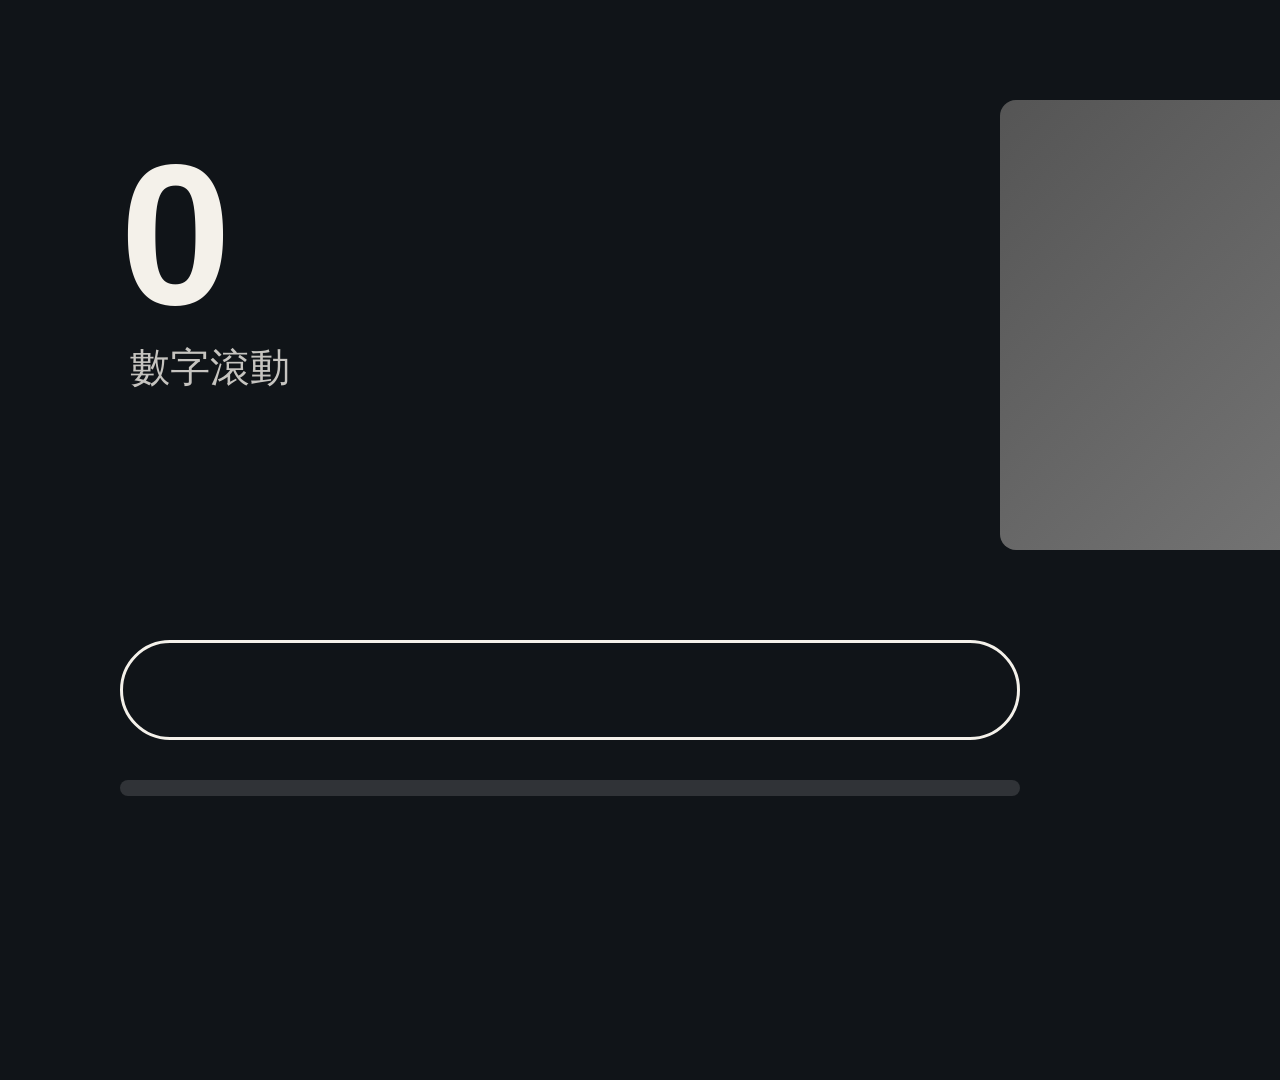
<file: examples/motion-techniques/index.html>
<!doctype html>
<html lang="en">
<head>
<meta charset="UTF-8" />
<meta name="viewport" content="width=1920, height=1080" />
<script src="https://cdn.jsdelivr.net/npm/gsap@3.15.0/dist/gsap.min.js"></script>
<style>
:root{--ground:#101418;--ink:#f4f1ea;--accent:#e8a33d;--font-display:sans-serif}
*{margin:0;padding:0;box-sizing:border-box}
html,body{width:1920px;height:1080px;overflow:hidden;background:var(--ground)}
#root{position:relative;width:100%;height:100%;font-family:var(--font-display);color:var(--ink)}
.abs{position:absolute}
#count{left:120px;top:120px;font-size:200px;font-weight:900;font-variant-numeric:tabular-nums}
#countlabel{left:130px;top:340px;font-size:40px;opacity:.8}
#ba{left:1000px;top:100px;width:800px;height:450px;border-radius:16px;overflow:hidden}
#ba .after,#ba .before{position:absolute;inset:0}
#ba .before{background:linear-gradient(135deg,#555,#888)}
#ba .after{background:linear-gradient(135deg,#e8a33d,#d4572e);clip-path:inset(0 100% 0 0)}
#bar{left:1000px;top:100px;width:4px;height:450px;background:#fff;opacity:0}
#input{left:120px;top:640px;width:900px;height:100px;border:3px solid var(--ink);border-radius:50px;font-size:44px;line-height:94px;padding:0 40px}
#progress{left:120px;top:780px;width:900px;height:16px;border-radius:8px;background:#ffffff22;overflow:hidden}
#progress i{display:block;height:100%;width:0;background:var(--accent)}
#words{left:1000px;top:700px;font-size:84px;font-weight:900;display:flex;gap:24px}
#words span{display:inline-block;opacity:0}
</style>
</head>
<body>
<div id="root" data-composition-id="main" data-start="0" data-duration="8" data-width="1920" data-height="1080">
  <div id="count" class="abs clip" data-start="0" data-duration="8" data-track-index="0">0</div>
  <div id="countlabel" class="abs clip" data-start="0" data-duration="8" data-track-index="1">數字滾動</div>
  <div id="ba" class="abs clip" data-start="0" data-duration="8" data-track-index="2"><div class="before"></div><div class="after"></div></div>
  <div id="bar" class="abs clip" data-start="0" data-duration="8" data-track-index="3"></div>
  <div id="input" class="abs clip" data-start="0" data-duration="8" data-track-index="4"><span id="typed"></span></div>
  <div id="progress" class="abs clip" data-start="0" data-duration="8" data-track-index="5"><i></i></div>
  <div id="words" class="abs clip" data-start="0" data-duration="8" data-track-index="6"><span>逐字</span><span>模糊</span><span>變清楚</span></div>
</div>
<script>
const tl = gsap.timeline({ paused: true });
// 1 count-up 0 -> 1280 in 1.4s, then hold
const c = {v:0};
tl.to(c,{v:1280,duration:1.4,ease:"power3.out",onUpdate(){document.getElementById("count").textContent=Math.round(c.v).toLocaleString("en-US")}},0.3);
// 2 before/after slider: bar moves left->right, after revealed by clip-path
const W=800;
tl.set("#bar",{opacity:1,x:0},0.5);
const s={p:0};
tl.to(s,{p:1,duration:2,ease:"power2.inOut",onUpdate(){
  document.querySelector("#ba .after").style.clipPath="inset(0 "+((1-s.p)*100)+"% 0 0)";
  document.getElementById("bar").style.transform="translateX("+(s.p*W)+"px)";
}},0.5);
// 3 typing + progress
const full="幫我剪一支 30 秒的短影音";
const t={n:0};
tl.to(t,{n:full.length,duration:1.6,ease:"none",onUpdate(){document.getElementById("typed").textContent=full.slice(0,Math.round(t.n))}},1.0);
tl.to("#progress i",{width:"100%",duration:2.4,ease:"power2.inOut"},1.0);
// 4 per-word blur-in, 0.08s apart
tl.fromTo("#words span",{opacity:0,filter:"blur(6px)"},{opacity:1,filter:"blur(0px)",duration:0.2,ease:"power4.out",stagger:0.08,immediateRender:false},2.0);
window.__timelines = window.__timelines || {};
window.__timelines["main"] = tl;
tl.seek(0);
</script>
</body>
</html>
</file>
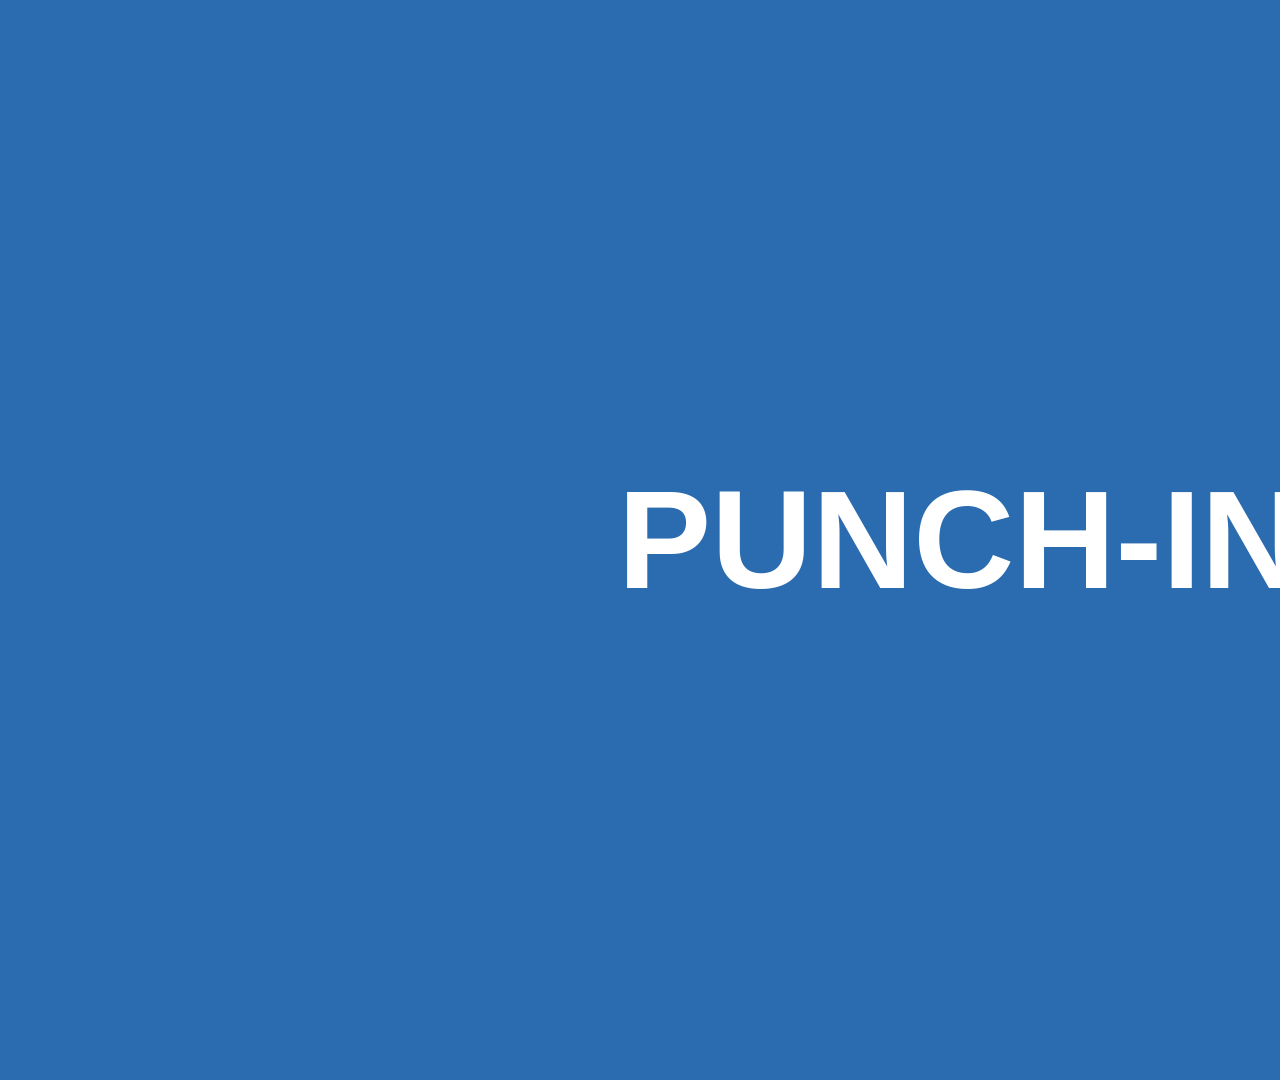
<file: examples/transitions/index.html>
<!doctype html>
<html lang="en"><head><meta charset="UTF-8"/><meta name="viewport" content="width=1920, height=1080"/>
<script src="https://cdn.jsdelivr.net/npm/gsap@3.15.0/dist/gsap.min.js"></script>
<style>
*{margin:0;padding:0;box-sizing:border-box}
html,body{width:1920px;height:1080px;overflow:hidden;background:#000}
#root{position:relative;width:100%;height:100%;font-family:sans-serif;color:#fff}
.stage{position:absolute;inset:0;display:flex;align-items:center;justify-content:center;font-size:140px;font-weight:900}
#s1{background:#2b6cb0}#s2{background:#c05621}#s3{background:#2f855a}#s4{background:#6b46c1}#s5{background:#b83280}#s6{background:#2d3748}
#dip{position:absolute;inset:0;background:#000;opacity:0}
#flood{position:absolute;inset:0;background:#f6e05e;transform-origin:left}
#box{position:absolute;left:760px;top:340px;width:400px;height:400px;background:#fff;border-radius:40px}
</style></head><body>
<div id="root" data-composition-id="main" data-start="0" data-duration="12" data-width="1920" data-height="1080">
 <div id="s1" class="stage clip" data-start="0" data-duration="12" data-track-index="0"><span id="t1">PUNCH-IN</span></div>
 <div id="s2" class="stage clip" data-start="0" data-duration="12" data-track-index="1"><span id="t2">BLUR SWAP</span></div>
 <div id="s3" class="stage clip" data-start="0" data-duration="12" data-track-index="2"><span id="t3">IRIS</span></div>
 <div id="s4" class="stage clip" data-start="0" data-duration="12" data-track-index="3"><span id="t4">WHIP</span></div>
 <div id="s5" class="stage clip" data-start="0" data-duration="12" data-track-index="4"><span id="t5">FLOOD+DIP</span></div>
 <div id="flood" class="clip" data-start="0" data-duration="12" data-track-index="5"></div>
 <div id="dip" class="clip" data-start="0" data-duration="12" data-track-index="6"></div>
</div>
<script>
const tl=gsap.timeline({paused:true});
// start states: s2..s5 hidden
gsap.set(["#s2","#s3","#s4","#s5"],{opacity:0});gsap.set("#flood",{scaleX:0});
// 1 punch-in on wrapper-inner text: scale 1 -> 1.12 over 0.4s at t=1
tl.fromTo("#t1",{scale:1},{scale:1.12,duration:0.4,ease:"power2.out",immediateRender:false},1.0);
// 2 blur swap s1->s2 at t=2: out blur 8 + fade 0.16, in blur->0 0.13
tl.to("#s1",{opacity:0,filter:"blur(8px)",duration:0.16,ease:"power2.in"},2.0);
tl.fromTo("#s2",{opacity:0,filter:"blur(8px)"},{opacity:1,filter:"blur(0px)",duration:0.13,ease:"power2.out",immediateRender:false},2.1);
// 3 iris s2->s3 at t=4: clip-path circle from point (960,540) in 0.6s
tl.fromTo("#s3",{opacity:1,clipPath:"circle(0px at 960px 540px)"},{opacity:1,clipPath:"circle(1400px at 960px 540px)",duration:0.6,ease:"power2.inOut",immediateRender:false},4.0);
tl.set("#s3",{opacity:1},4.0);
// 4 whip s3->s4 at t=6: horizontal smear 0.2s
tl.to("#s3",{x:-600,filter:"blur(30px)",opacity:0,duration:0.2,ease:"power3.in"},6.0);
tl.fromTo("#s4",{opacity:0,x:600,filter:"blur(30px)"},{opacity:1,x:0,filter:"blur(0px)",duration:0.2,ease:"power3.out",immediateRender:false},6.1);
// 5 dip cut at t=8 then color flood
tl.to("#dip",{opacity:0.4,duration:0.1},7.9);
tl.set("#s4",{opacity:0},8.0); tl.set("#s5",{opacity:1},8.0);
tl.to("#dip",{opacity:0,duration:0.05},8.0);
tl.to("#flood",{scaleX:1,duration:0.4,ease:"power2.inOut"},10.0);
window.__timelines=window.__timelines||{};window.__timelines["main"]=tl;tl.seek(0);
</script></body></html>
</file>
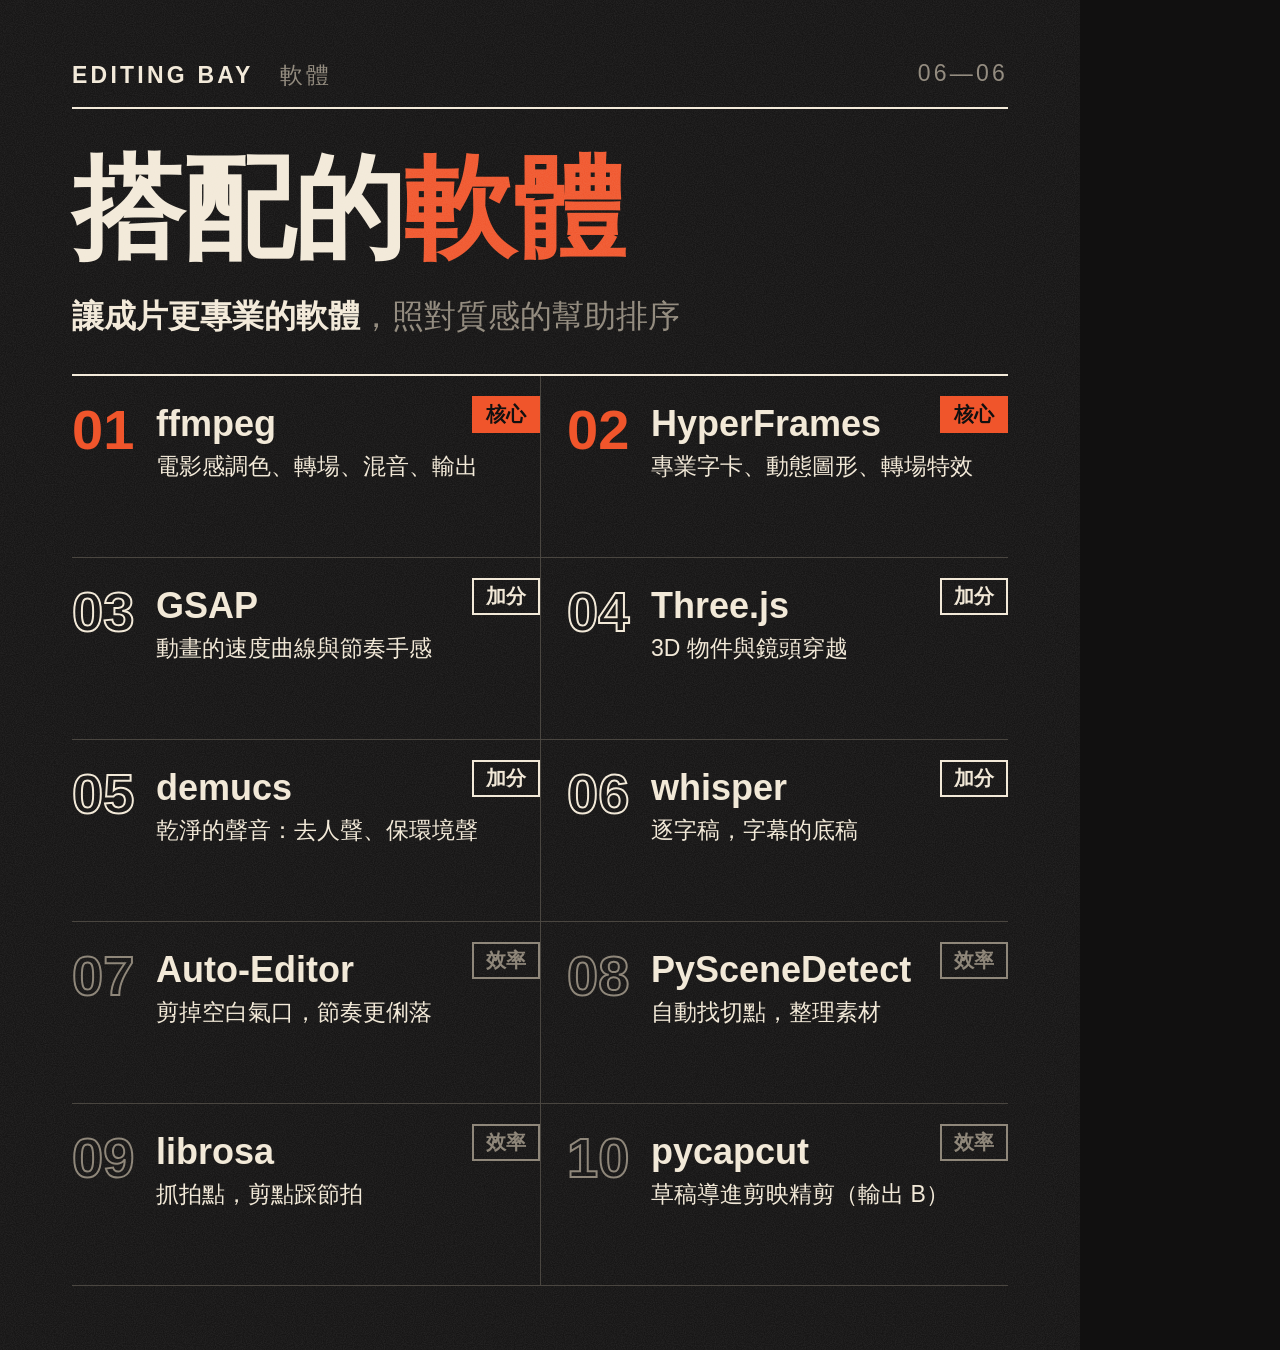
<file: docs/src/card-engines.html>
<!doctype html><html lang="zh-Hant"><head><meta charset="utf-8"><link rel="stylesheet" href="bass.css">
<style>
.list{margin-top:34px;border-top:2px solid var(--paper);display:grid;grid-template-columns:1fr 1fr;grid-template-rows:repeat(5,182px);grid-auto-flow:row}
.c{position:relative;padding:26px 0 0 0;display:grid;grid-template-columns:78px 1fr;column-gap:6px;border-bottom:1px solid var(--rule)}
.c:nth-child(even){padding-left:26px;border-left:1px solid var(--rule)}
.n{font-weight:900;font-size:56px;line-height:1;color:transparent;-webkit-text-stroke:2px var(--dim)}
.must .n{color:var(--org);-webkit-text-stroke:0}
.t h3{font-size:36px;font-weight:900;line-height:1.2}
.t p{font-size:23px;color:var(--paper);font-weight:500;margin-top:6px;line-height:1.35;padding-right:10px}
.tag{position:absolute;right:0;top:20px;font-size:20px;font-weight:900;padding:3px 12px;border:2px solid var(--dim);color:var(--dim)}
.must .tag{background:var(--org);border-color:var(--org);color:var(--ink)}
.plus .tag{border-color:var(--paper);color:var(--paper)}
.plus .n{-webkit-text-stroke:2px var(--paper)}
</style></head><body><div class="page"><svg class="grain" width="1080" height="1350"><filter id="n"><feTurbulence type="fractalNoise" baseFrequency=".9" numOctaves="2" seed="7"/><feColorMatrix values="0 0 0 0 1  0 0 0 0 1  0 0 0 0 1  0 0 0 .9 0"/></filter><rect width="100%" height="100%" filter="url(#n)"/></svg>
<div class="head"><span><b>EDITING BAY</b>　軟體</span><span>06—06</span></div>
<h1>搭配的<em>軟體</em></h1>
<div class="lead"><b>讓成片更專業的軟體</b>，照對質感的幫助排序</div>
<div class="list">
 <div class="c must"><div class="n">01</div><div class="t"><h3>ffmpeg</h3><p>電影感調色、轉場、混音、輸出</p></div><span class="tag">核心</span></div>
 <div class="c must"><div class="n">02</div><div class="t"><h3>HyperFrames</h3><p>專業字卡、動態圖形、轉場特效</p></div><span class="tag">核心</span></div>
 <div class="c plus"><div class="n">03</div><div class="t"><h3>GSAP</h3><p>動畫的速度曲線與節奏手感</p></div><span class="tag">加分</span></div>
 <div class="c plus"><div class="n">04</div><div class="t"><h3>Three.js</h3><p>3D 物件與鏡頭穿越</p></div><span class="tag">加分</span></div>
 <div class="c plus"><div class="n">05</div><div class="t"><h3>demucs</h3><p>乾淨的聲音：去人聲、保環境聲</p></div><span class="tag">加分</span></div>
 <div class="c plus"><div class="n">06</div><div class="t"><h3>whisper</h3><p>逐字稿，字幕的底稿</p></div><span class="tag">加分</span></div>
 <div class="c"><div class="n">07</div><div class="t"><h3>Auto-Editor</h3><p>剪掉空白氣口，節奏更俐落</p></div><span class="tag">效率</span></div>
 <div class="c"><div class="n">08</div><div class="t"><h3>PySceneDetect</h3><p>自動找切點，整理素材</p></div><span class="tag">效率</span></div>
 <div class="c"><div class="n">09</div><div class="t"><h3>librosa</h3><p>抓拍點，剪點踩節拍</p></div><span class="tag">效率</span></div>
 <div class="c"><div class="n">10</div><div class="t"><h3>pycapcut</h3><p>草稿導進剪映精剪（輸出 B）</p></div><span class="tag">效率</span></div>
</div>
</div><script src="jitter.js"></script></body></html>
</file>
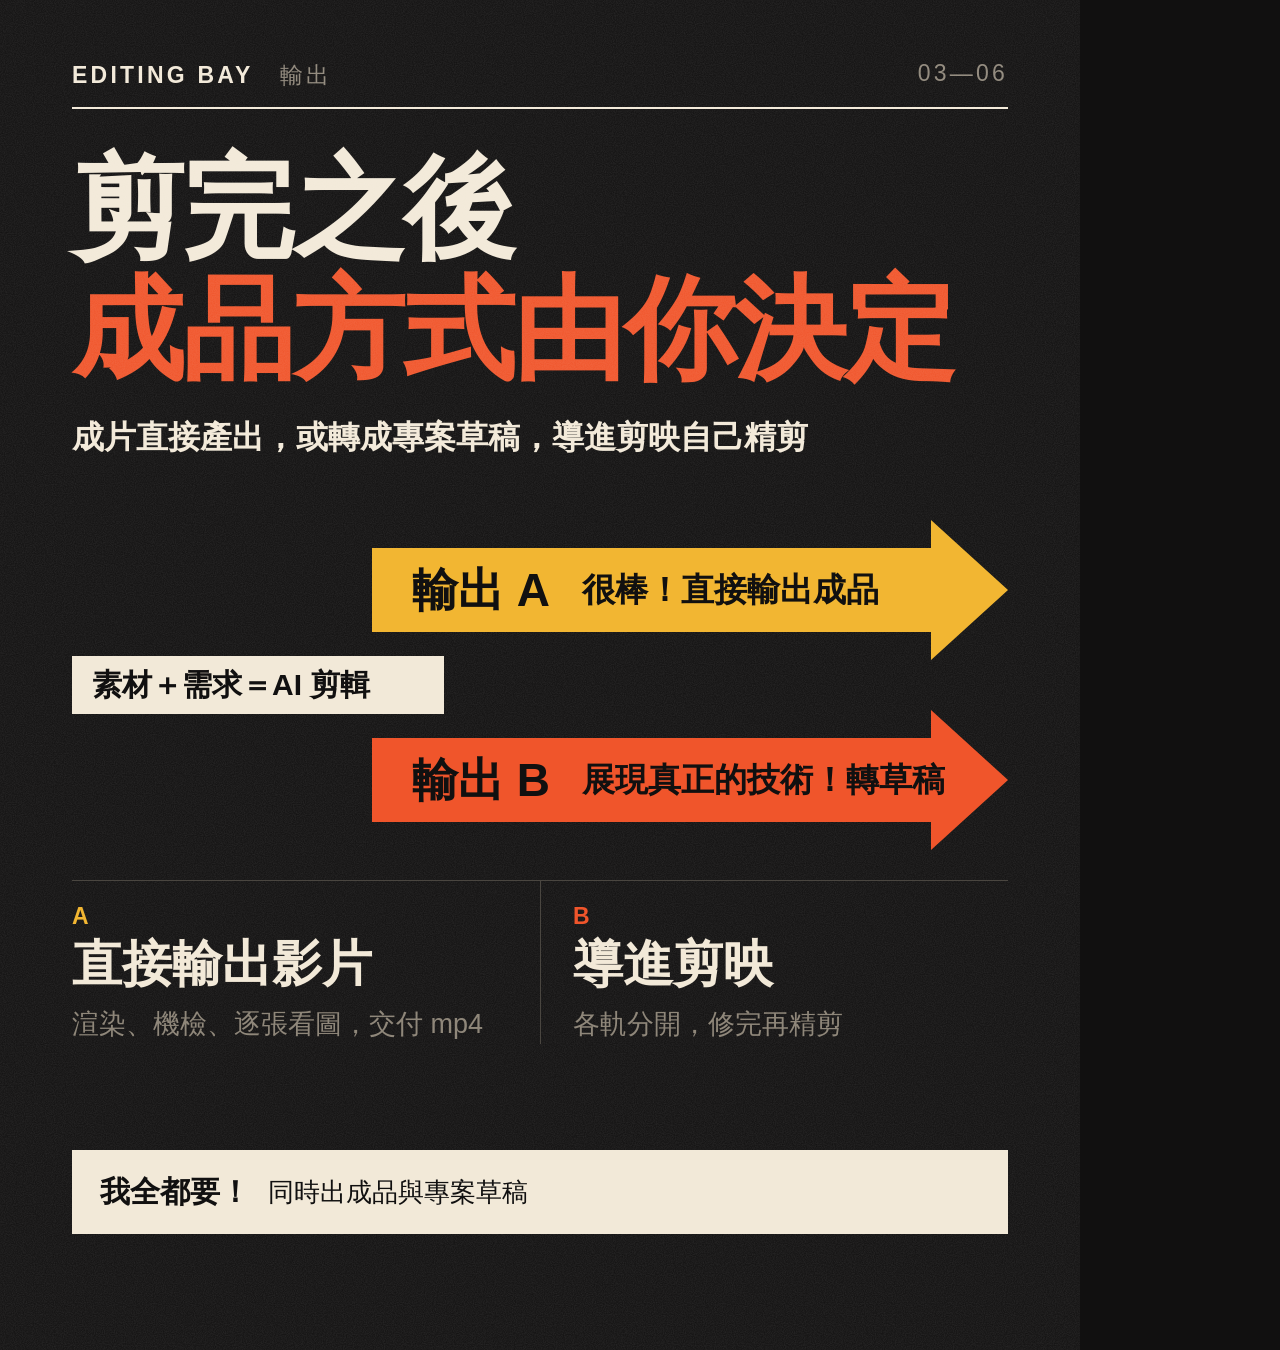
<file: docs/src/card-exits.html>
<!doctype html><html lang="zh-Hant"><head><meta charset="utf-8"><link rel="stylesheet" href="bass.css">
<style>
.sym{position:absolute;left:72px;top:520px;width:936px;height:330px}
.sym .stem{left:0;top:136px;width:372px;height:58px;background:var(--paper)}
.sym .a{left:300px;top:0;width:636px;height:140px;background:var(--mus)}
.sym .b{left:300px;top:190px;width:636px;height:140px;background:var(--org)}
.lab{position:absolute;font-weight:900;color:var(--ink);line-height:84px;height:84px}
.cols{position:absolute;left:72px;right:72px;top:880px;display:grid;grid-template-columns:1fr 1fr;border-top:1px solid var(--rule)}
.col{padding:22px 0 0}.col+.col{padding-left:32px;border-left:1px solid var(--rule)}
.col .k{font-size:23px;letter-spacing:.14em;font-weight:700}
.col h3{font-size:50px;font-weight:900;margin-top:6px;line-height:1.15}
.col p{font-size:27px;color:var(--dim);font-weight:500;margin-top:10px;line-height:1.5}
.both{position:absolute;left:72px;right:72px;top:1150px;height:84px;background:var(--paper);color:var(--ink);display:flex;align-items:center;padding:0 28px;font-size:30px;font-weight:900;gap:18px}
.both span{font-weight:500;font-size:26px}
</style></head><body><div class="page"><svg class="grain" width="1080" height="1350"><filter id="n"><feTurbulence type="fractalNoise" baseFrequency=".9" numOctaves="2" seed="7"/><feColorMatrix values="0 0 0 0 1  0 0 0 0 1  0 0 0 0 1  0 0 0 .9 0"/></filter><rect width="100%" height="100%" filter="url(#n)"/></svg>
<div class="head"><span><b>EDITING BAY</b>　輸出</span><span>03—06</span></div>
<h1>剪完之後<br><em>成品方式由你決定</em></h1>
<div class="lead"><b>成片直接產出，或轉成專案草稿，導進剪映自己精剪</b></div>
<div class="sym">
  <div class="cut stem"></div>
  <div class="cut a" data-shape="arrow"></div>
  <div class="cut b" data-shape="arrow"></div>
  <div class="lab" style="left:20px;top:136px;height:58px;font-size:30px;line-height:58px;white-space:nowrap">素材＋需求＝AI 剪輯</div>
  <div class="lab" style="left:340px;top:28px;font-size:46px">輸出 A</div>
  <div class="lab" style="left:510px;top:28px;font-size:33px">很棒！直接輸出成品</div>
  <div class="lab" style="left:340px;top:218px;font-size:46px">輸出 B</div>
  <div class="lab" style="left:510px;top:218px;font-size:33px">展現真正的技術！轉草稿</div>
</div>
<div class="cols">
  <div class="col"><div class="k" style="color:var(--mus)">A</div><h3>直接輸出影片</h3><p>渲染、機檢、逐張看圖，交付 mp4</p></div>
  <div class="col"><div class="k" style="color:var(--org)">B</div><h3>導進剪映</h3><p>各軌分開，修完再精剪</p></div>
</div>
<div class="cut both">我全都要！<span>同時出成品與專案草稿</span></div>
</div><script src="jitter.js"></script></body></html>
</file>
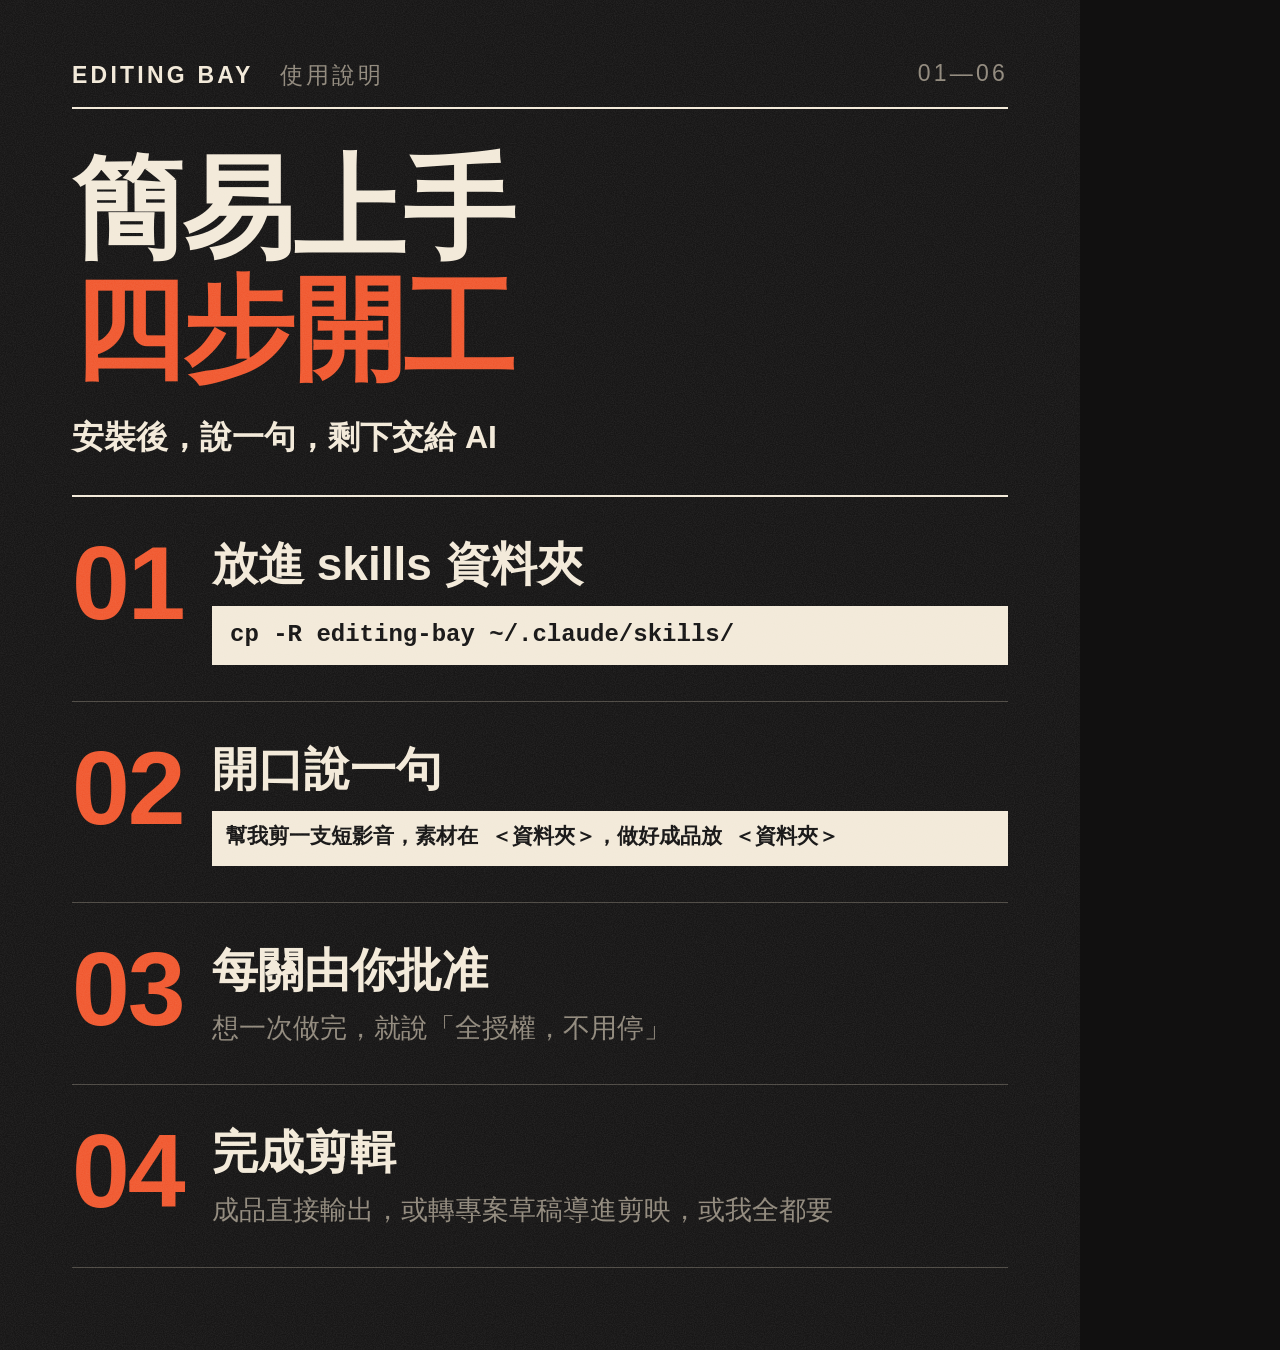
<file: docs/src/card-quickstart.html>
<!doctype html><html lang="zh-Hant"><head><meta charset="utf-8"><link rel="stylesheet" href="bass.css">
<style>
.steps{margin-top:34px;border-top:2px solid var(--paper)}
.s{display:grid;grid-template-columns:130px 1fr;column-gap:10px;padding:34px 0 36px;border-bottom:1px solid var(--rule)}
.n{font-weight:900;font-size:104px;line-height:1;color:var(--org);letter-spacing:-.02em}
.t h3{font-size:46px;font-weight:900;line-height:1.2;margin-top:6px}
.t p{font-size:27px;color:var(--dim);font-weight:500;margin-top:10px;line-height:1.5}
.code{margin-top:14px;background:var(--paper);color:var(--ink);padding:12px 18px;font-family:'JetBrains Mono','SF Mono',Menlo,'Noto Sans CJK TC',monospace;font-size:24px;font-weight:700;line-height:1.45}
.need{position:absolute;left:72px;right:72px;bottom:68px;font-size:27px;color:var(--dim);font-weight:500;line-height:1.55}
.need b{color:var(--paper)}
</style></head><body><div class="page"><svg class="grain" width="1080" height="1350"><filter id="n"><feTurbulence type="fractalNoise" baseFrequency=".9" numOctaves="2" seed="7"/><feColorMatrix values="0 0 0 0 1  0 0 0 0 1  0 0 0 0 1  0 0 0 .9 0"/></filter><rect width="100%" height="100%" filter="url(#n)"/></svg>
<div class="head"><span><b>EDITING BAY</b>　使用說明</span><span>01—06</span></div>
<h1>簡易上手<br><em>四步開工</em></h1>
<div class="lead"><b>安裝後，說一句，剩下交給 AI</b></div>
<div class="steps">
 <div class="s"><div class="n">01</div><div class="t"><h3>放進 skills 資料夾</h3><div class="code">cp -R editing-bay ~/.claude/skills/</div></div></div>
 <div class="s"><div class="n">02</div><div class="t"><h3>開口說一句</h3><div class="code" style="font-size:21px;white-space:nowrap;padding:12px 14px">幫我剪一支短影音，素材在 ＜資料夾＞，做好成品放 ＜資料夾＞</div></div></div>
 <div class="s"><div class="n">03</div><div class="t"><h3>每關由你批准</h3><p>想一次做完，就說「全授權，不用停」</p></div></div>
 <div class="s"><div class="n">04</div><div class="t"><h3>完成剪輯</h3><p>成品直接輸出，或轉專案草稿導進剪映，或我全都要</p></div></div>
</div>
</div><script src="jitter.js"></script></body></html>
</file>
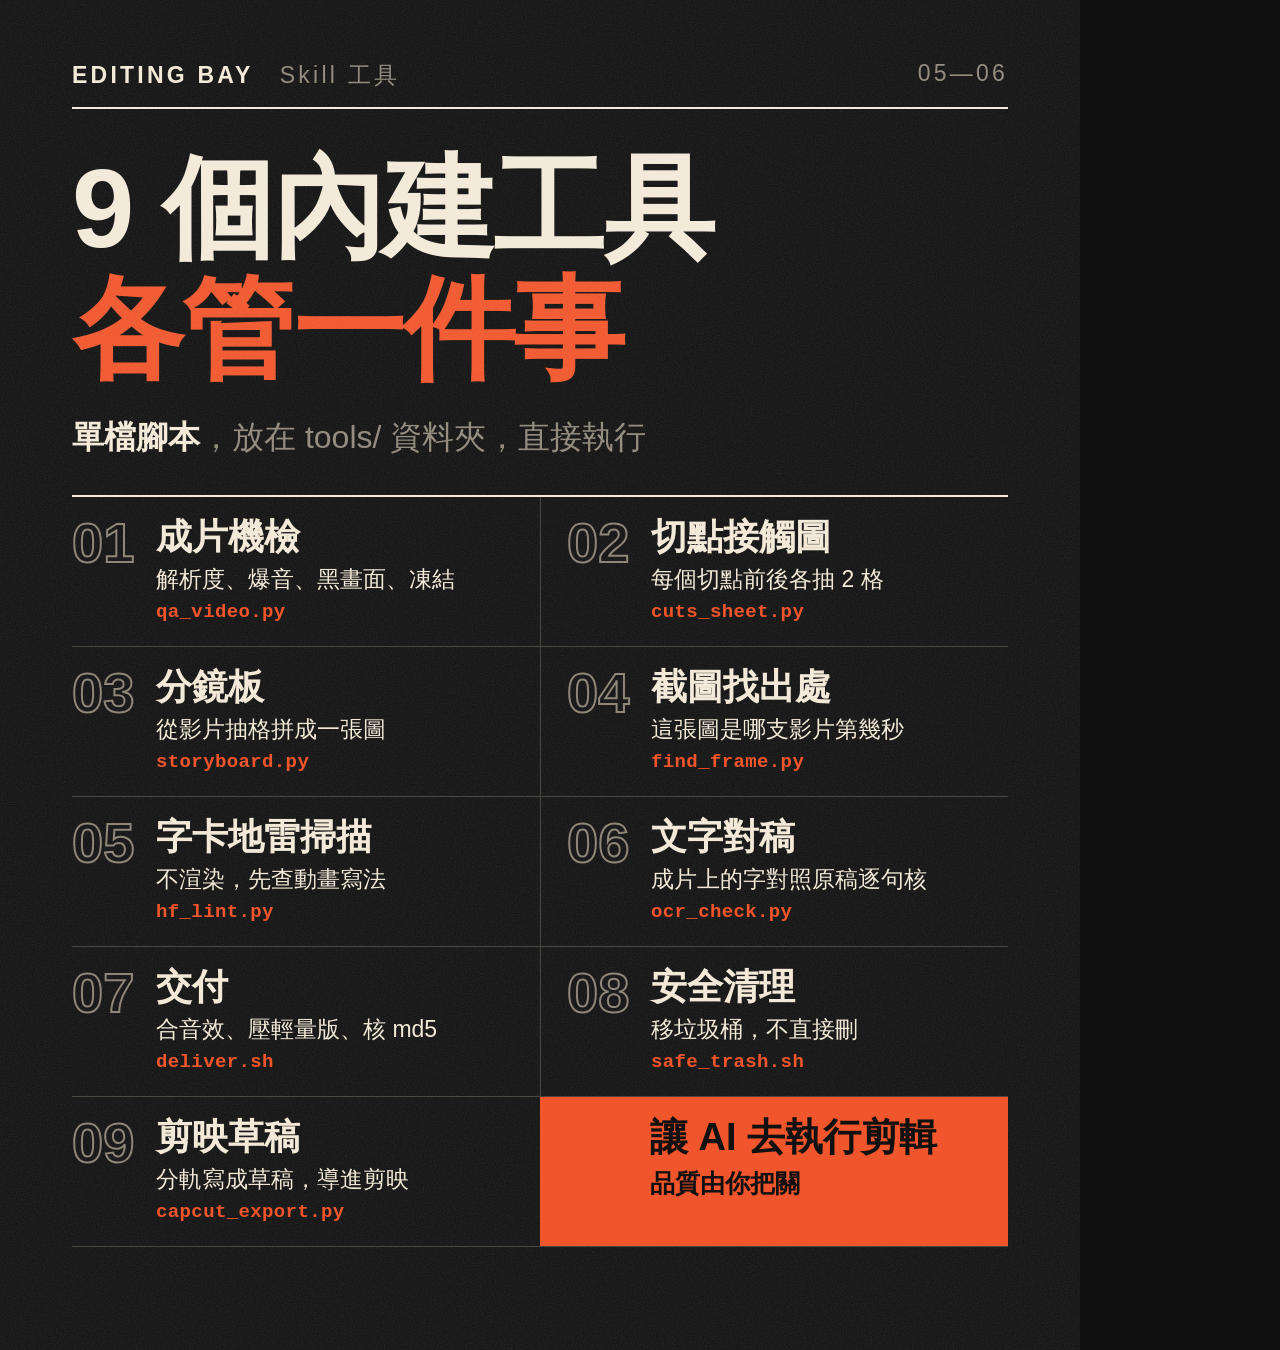
<file: docs/src/card-tools.html>
<!doctype html><html lang="zh-Hant"><head><meta charset="utf-8"><link rel="stylesheet" href="bass.css">
<style>
.list{margin-top:34px;border-top:2px solid var(--paper);display:grid;grid-template-columns:1fr 1fr;grid-template-rows:repeat(5,150px);grid-auto-flow:row}
.c{position:relative;padding:18px 0 0 0;display:grid;grid-template-columns:78px 1fr;column-gap:6px;border-bottom:1px solid var(--rule)}
.c:nth-child(even){padding-left:26px;border-left:1px solid var(--rule)}
.n{font-weight:900;font-size:56px;line-height:1;color:transparent;-webkit-text-stroke:2px var(--dim)}
.t h3{font-size:36px;font-weight:900;line-height:1.2}
.t p{font-size:23px;color:var(--paper);font-weight:500;margin-top:6px;line-height:1.35}
.f{margin-top:6px;font-family:'JetBrains Mono','SF Mono',Menlo,monospace;font-size:19px;color:var(--org);font-weight:700;letter-spacing:.02em}
.c.last{grid-template-columns:1fr;background:var(--org);color:var(--ink);padding:18px 24px 0 110px;border-left:0}
.c.last h3{font-size:38px}.c.last p{color:var(--ink);font-size:25px;font-weight:700}
</style></head><body><div class="page"><svg class="grain" width="1080" height="1350"><filter id="n"><feTurbulence type="fractalNoise" baseFrequency=".9" numOctaves="2" seed="7"/><feColorMatrix values="0 0 0 0 1  0 0 0 0 1  0 0 0 0 1  0 0 0 .9 0"/></filter><rect width="100%" height="100%" filter="url(#n)"/></svg>
<div class="head"><span><b>EDITING BAY</b>　Skill 工具</span><span>05—06</span></div>
<h1>9 個內建工具<br><em>各管一件事</em></h1>
<div class="lead"><b>單檔腳本</b>，放在 tools/ 資料夾，直接執行</div>
<div class="list">
 <div class="c"><div class="n">01</div><div class="t"><h3>成片機檢</h3><p>解析度、爆音、黑畫面、凍結</p><div class="f">qa_video.py</div></div></div>
 <div class="c"><div class="n">02</div><div class="t"><h3>切點接觸圖</h3><p>每個切點前後各抽 2 格</p><div class="f">cuts_sheet.py</div></div></div>
 <div class="c"><div class="n">03</div><div class="t"><h3>分鏡板</h3><p>從影片抽格拼成一張圖</p><div class="f">storyboard.py</div></div></div>
 <div class="c"><div class="n">04</div><div class="t"><h3>截圖找出處</h3><p>這張圖是哪支影片第幾秒</p><div class="f">find_frame.py</div></div></div>
 <div class="c"><div class="n">05</div><div class="t"><h3>字卡地雷掃描</h3><p>不渲染，先查動畫寫法</p><div class="f">hf_lint.py</div></div></div>
 <div class="c"><div class="n">06</div><div class="t"><h3>文字對稿</h3><p>成片上的字對照原稿逐句核</p><div class="f">ocr_check.py</div></div></div>
 <div class="c"><div class="n">07</div><div class="t"><h3>交付</h3><p>合音效、壓輕量版、核 md5</p><div class="f">deliver.sh</div></div></div>
 <div class="c"><div class="n">08</div><div class="t"><h3>安全清理</h3><p>移垃圾桶，不直接刪</p><div class="f">safe_trash.sh</div></div></div>
 <div class="c"><div class="n">09</div><div class="t"><h3>剪映草稿</h3><p>分軌寫成草稿，導進剪映</p><div class="f">capcut_export.py</div></div></div>
 <div class="c last"><div class="t"><h3>讓 AI 去執行剪輯</h3><p>品質由你把關</p></div></div>
</div>
</div><script src="jitter.js"></script></body></html>
</file>
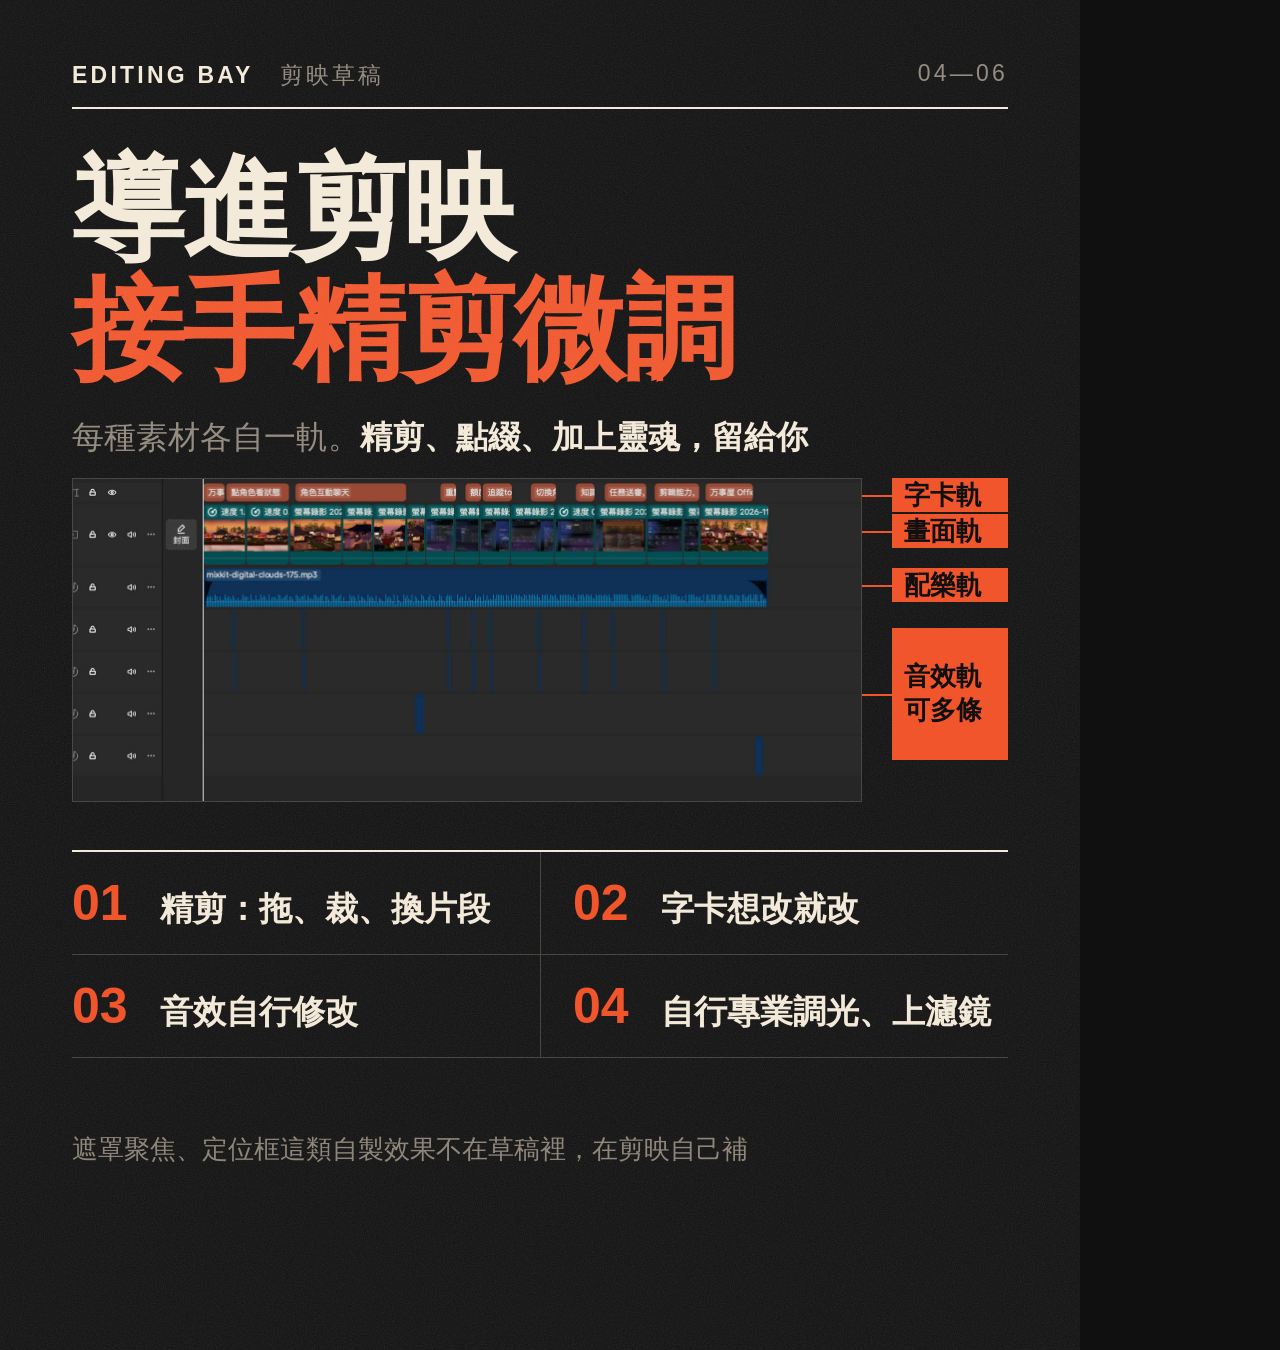
<file: docs/src/card-tracks.html>
<!doctype html><html lang="zh-Hant"><head><meta charset="utf-8"><link rel="stylesheet" href="bass.css">
<style>
.shot{position:absolute;left:72px;top:478px;width:936px;height:324px}
.shot img{position:absolute;left:0;top:0;width:790px;height:324px;display:block;border:1px solid var(--rule)}
.shot .tag{position:absolute;left:820px;width:116px;font-weight:900;font-size:26px;line-height:34px;height:34px;padding:0 12px;background:var(--org);color:var(--ink)}
.shot .tag:before{content:"";position:absolute;left:-30px;top:50%;width:30px;height:2px;background:var(--org)}
.list{position:absolute;left:72px;right:72px;top:850px;display:grid;grid-template-columns:1fr 1fr;border-top:2px solid var(--paper)}
.it{display:flex;align-items:baseline;gap:18px;padding:22px 0;border-bottom:1px solid var(--rule)}
.it:nth-child(even){padding-left:32px;border-left:1px solid var(--rule)}
.it i{font-style:normal;font-weight:900;font-size:50px;color:var(--org);width:70px}
.it b{font-size:33px;font-weight:900;line-height:1.3}
.note{position:absolute;left:72px;right:72px;top:1170px;font-size:26px;color:var(--dim);font-weight:500;line-height:1.5}
</style></head><body><div class="page"><svg class="grain" width="1080" height="1350"><filter id="n"><feTurbulence type="fractalNoise" baseFrequency=".9" numOctaves="2" seed="7"/><feColorMatrix values="0 0 0 0 1  0 0 0 0 1  0 0 0 0 1  0 0 0 .9 0"/></filter><rect width="100%" height="100%" filter="url(#n)"/></svg>
<div class="head"><span><b>EDITING BAY</b>　剪映草稿</span><span>04—06</span></div>
<h1>導進剪映<br><em>接手精剪微調</em></h1>
<div class="lead">每種素材各自一軌。<b>精剪、點綴、加上靈魂，留給你</b></div>
<div class="shot">
  <img src="../assets/capcut-timeline.jpg" alt="剪映時間軸：每種素材各自一軌">
  <div class="tag" style="top:0px">字卡軌</div>
  <div class="tag" style="top:36px">畫面軌</div>
  <div class="tag" style="top:90px">配樂軌</div>
  <div class="tag" style="top:150px;height:132px;display:flex;align-items:center;line-height:1.3">音效軌<br>可多條</div>
</div>
<div class="list">
 <div class="it"><i>01</i><b>精剪：拖、裁、換片段</b></div><div class="it"><i>02</i><b>字卡想改就改</b></div>
 <div class="it"><i>03</i><b>音效自行修改</b></div><div class="it"><i>04</i><b>自行專業調光、上濾鏡</b></div>
</div>
<div class="note" style="top:1130px">遮罩聚焦、定位框這類自製效果不在草稿裡，在剪映自己補</div>
</div><script src="jitter.js"></script></body></html>
</file>
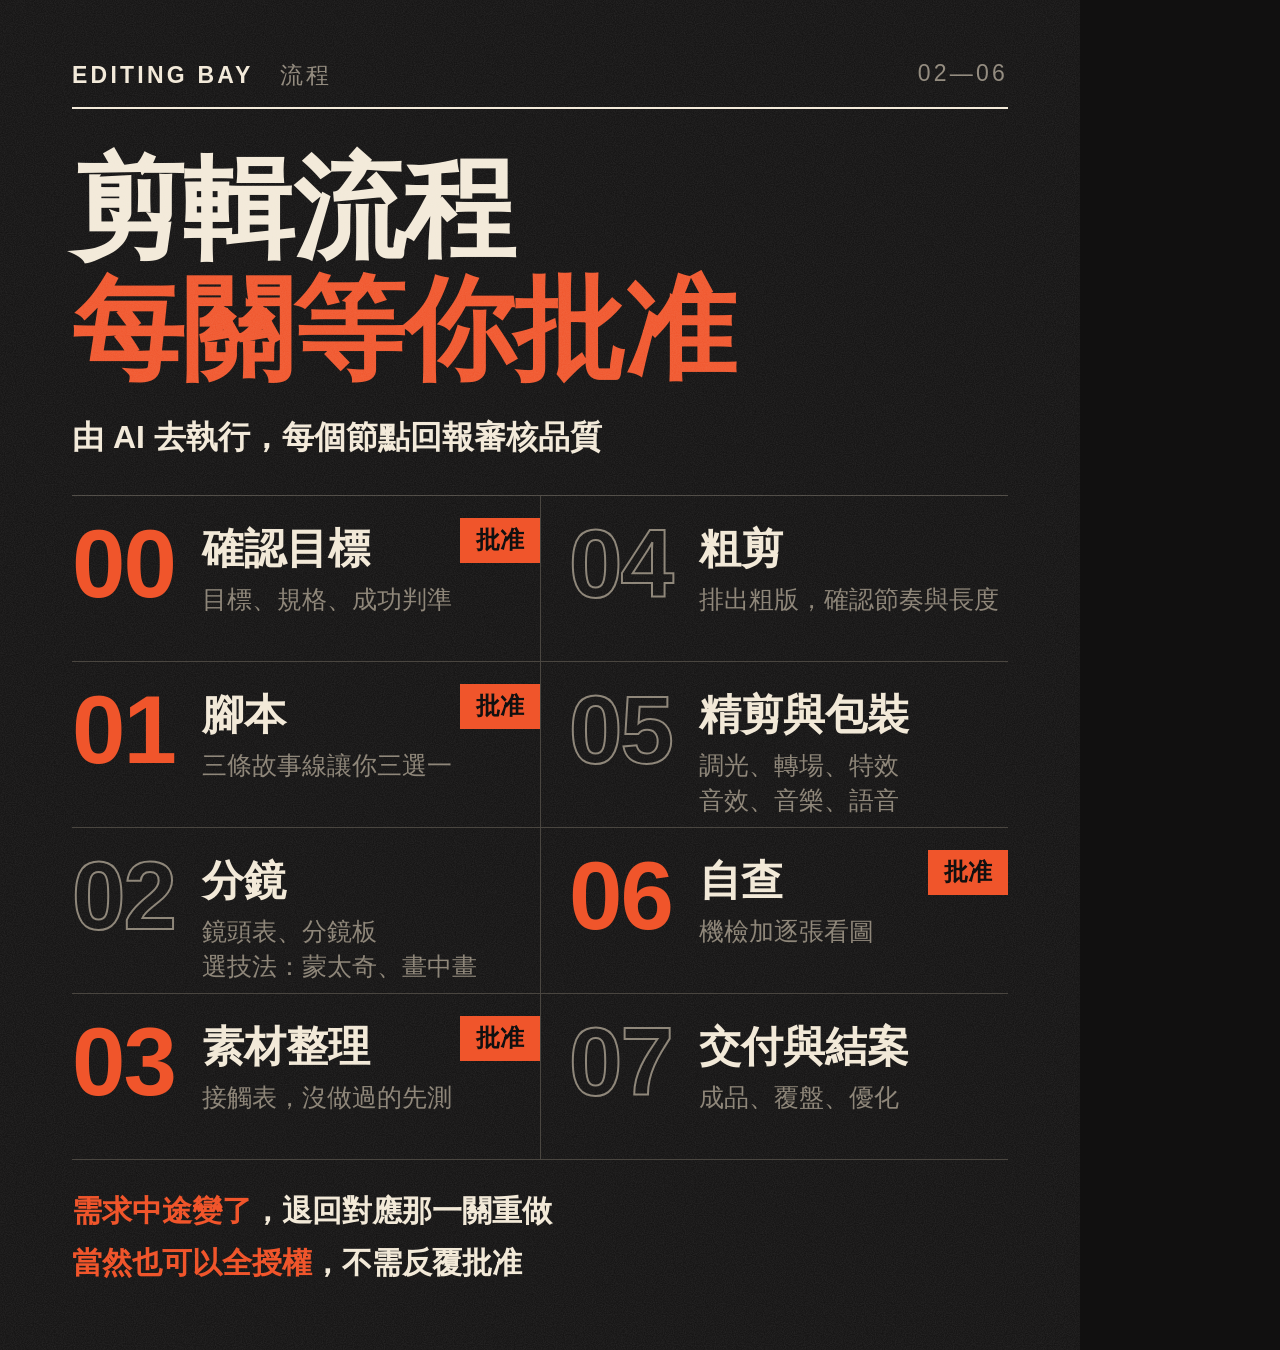
<file: docs/src/card-workflow.html>
<!doctype html><html lang="zh-Hant"><head><meta charset="utf-8"><link rel="stylesheet" href="bass.css">
<style>
.list{margin-top:34px;border-top:1px solid var(--rule);display:grid;grid-template-columns:1fr 1fr;grid-template-rows:repeat(4,166px);grid-auto-flow:column}
.c{position:relative;padding:20px 0 0 0;display:grid;grid-template-columns:118px 1fr;column-gap:12px;border-bottom:1px solid var(--rule)}
.c:nth-child(n+5){padding-left:28px;border-left:1px solid var(--rule)}
.n{font-weight:900;font-size:96px;line-height:1;color:transparent;-webkit-text-stroke:2px var(--dim);letter-spacing:-.02em}
.gate .n{color:var(--org);-webkit-text-stroke:0}
.t h3{font-size:42px;font-weight:900;line-height:1.2;margin-top:8px}
.t p{font-size:25px;color:var(--dim);font-weight:500;margin-top:8px;line-height:1.4}
.tab{position:absolute;right:0;top:22px;background:var(--org);color:var(--ink);font-weight:900;font-size:24px;padding:6px 16px 7px}
.band{position:absolute;left:72px;right:72px;top:1138px;height:62px;display:flex;align-items:center;gap:0;border:2px solid var(--org);font-size:29px;font-weight:900}
.band span{flex:1;text-align:center;border-left:1px solid var(--rule);line-height:58px}
.band .bl{flex:none;width:236px;background:var(--org);color:var(--ink);border:0;font-size:27px}
.back{position:absolute;left:72px;right:72px;bottom:68px;font-size:30px;font-weight:700}.back span{color:var(--org)}
</style></head><body><div class="page"><svg class="grain" width="1080" height="1350"><filter id="n"><feTurbulence type="fractalNoise" baseFrequency=".9" numOctaves="2" seed="7"/><feColorMatrix values="0 0 0 0 1  0 0 0 0 1  0 0 0 0 1  0 0 0 .9 0"/></filter><rect width="100%" height="100%" filter="url(#n)"/></svg>
<div class="head"><span><b>EDITING BAY</b>　流程</span><span>02—06</span></div>
<h1>剪輯流程<br><em>每關等你批准</em></h1>
<div class="lead"><b>由 AI 去執行，每個節點回報審核品質</b></div>
<div class="list">
 <div class="c gate"><div class="n">00</div><div class="t"><h3>確認目標</h3><p>目標、規格、成功判準</p></div><span class="tab">批准</span></div>
 <div class="c gate"><div class="n">01</div><div class="t"><h3>腳本</h3><p>三條故事線讓你三選一</p></div><span class="tab">批准</span></div>
 <div class="c"><div class="n">02</div><div class="t"><h3>分鏡</h3><p>鏡頭表、分鏡板<br>選技法：蒙太奇、畫中畫</p></div></div>
 <div class="c gate"><div class="n">03</div><div class="t"><h3>素材整理</h3><p>接觸表，沒做過的先測</p></div><span class="tab">批准</span></div>
 <div class="c"><div class="n">04</div><div class="t"><h3>粗剪</h3><p>排出粗版，確認節奏與長度</p></div></div>
 <div class="c"><div class="n">05</div><div class="t"><h3>精剪與包裝</h3><p>調光、轉場、特效<br>音效、音樂、語音</p></div></div>
 <div class="c gate"><div class="n">06</div><div class="t"><h3>自查</h3><p>機檢加逐張看圖</p></div><span class="tab">批准</span></div>
 <div class="c"><div class="n">07</div><div class="t"><h3>交付與結案</h3><p>成品、覆盤、優化</p></div></div>
</div>
<div class="back" style="bottom:118px"><span>需求中途變了</span>，退回對應那一關重做</div>
<div class="back" style="bottom:66px"><span>當然也可以全授權</span>，不需反覆批准</div>
</div><script src="jitter.js"></script></body></html>
</file>
<file: docs/src/bass.css>
/* 說明圖共用樣式：電影符號海報（Saul Bass 式剪紙色塊）＋瑞士格線（Müller-Brockmann 式秩序）。1080×1350。
   少色：墨黑底、紙白、橘紅（主角與「要你決定」）、芥黃（次要）。大色塊用不規則邊緣模擬剪紙，細白線畫格線，大數字當節奏。
   字體：Noto Sans CJK TC（Black／Medium）。不用漸層、陰影、圓角盒。 */
:root{--ink:#111010;--paper:#F2E9D8;--org:#F0552B;--mus:#F2B632;--dim:#8F877A;--rule:#4A4640}
*{box-sizing:border-box;margin:0;padding:0}
html,body{width:1080px;height:1350px;background:var(--ink);color:var(--paper);
  font-family:'Noto Sans CJK TC','Noto Sans TC','PingFang TC',sans-serif;-webkit-font-smoothing:antialiased}
.page{position:relative;width:1080px;height:1350px;padding:60px 72px;overflow:hidden}
.grain{position:absolute;inset:0;opacity:.10;mix-blend-mode:screen;pointer-events:none}
.head{display:flex;justify-content:space-between;font-size:23px;font-weight:500;letter-spacing:.14em;color:var(--dim);
  border-bottom:2px solid var(--paper);padding-bottom:16px}
.head b{color:var(--paper);font-weight:700}
h1{font-weight:900;font-size:112px;line-height:1.08;margin-top:40px;letter-spacing:-.015em}
h1 em{font-style:normal;color:var(--org)}
.lead{margin-top:22px;font-size:32px;line-height:1.5;font-weight:500;color:var(--dim)}
.lead b{color:var(--paper);font-weight:700}
.cut{position:absolute}
.foot{position:absolute;left:72px;right:72px;bottom:48px;display:flex;justify-content:space-between;font-size:22px;letter-spacing:.14em;color:var(--dim);
  border-top:1px solid var(--rule);padding-top:14px}
</file>
